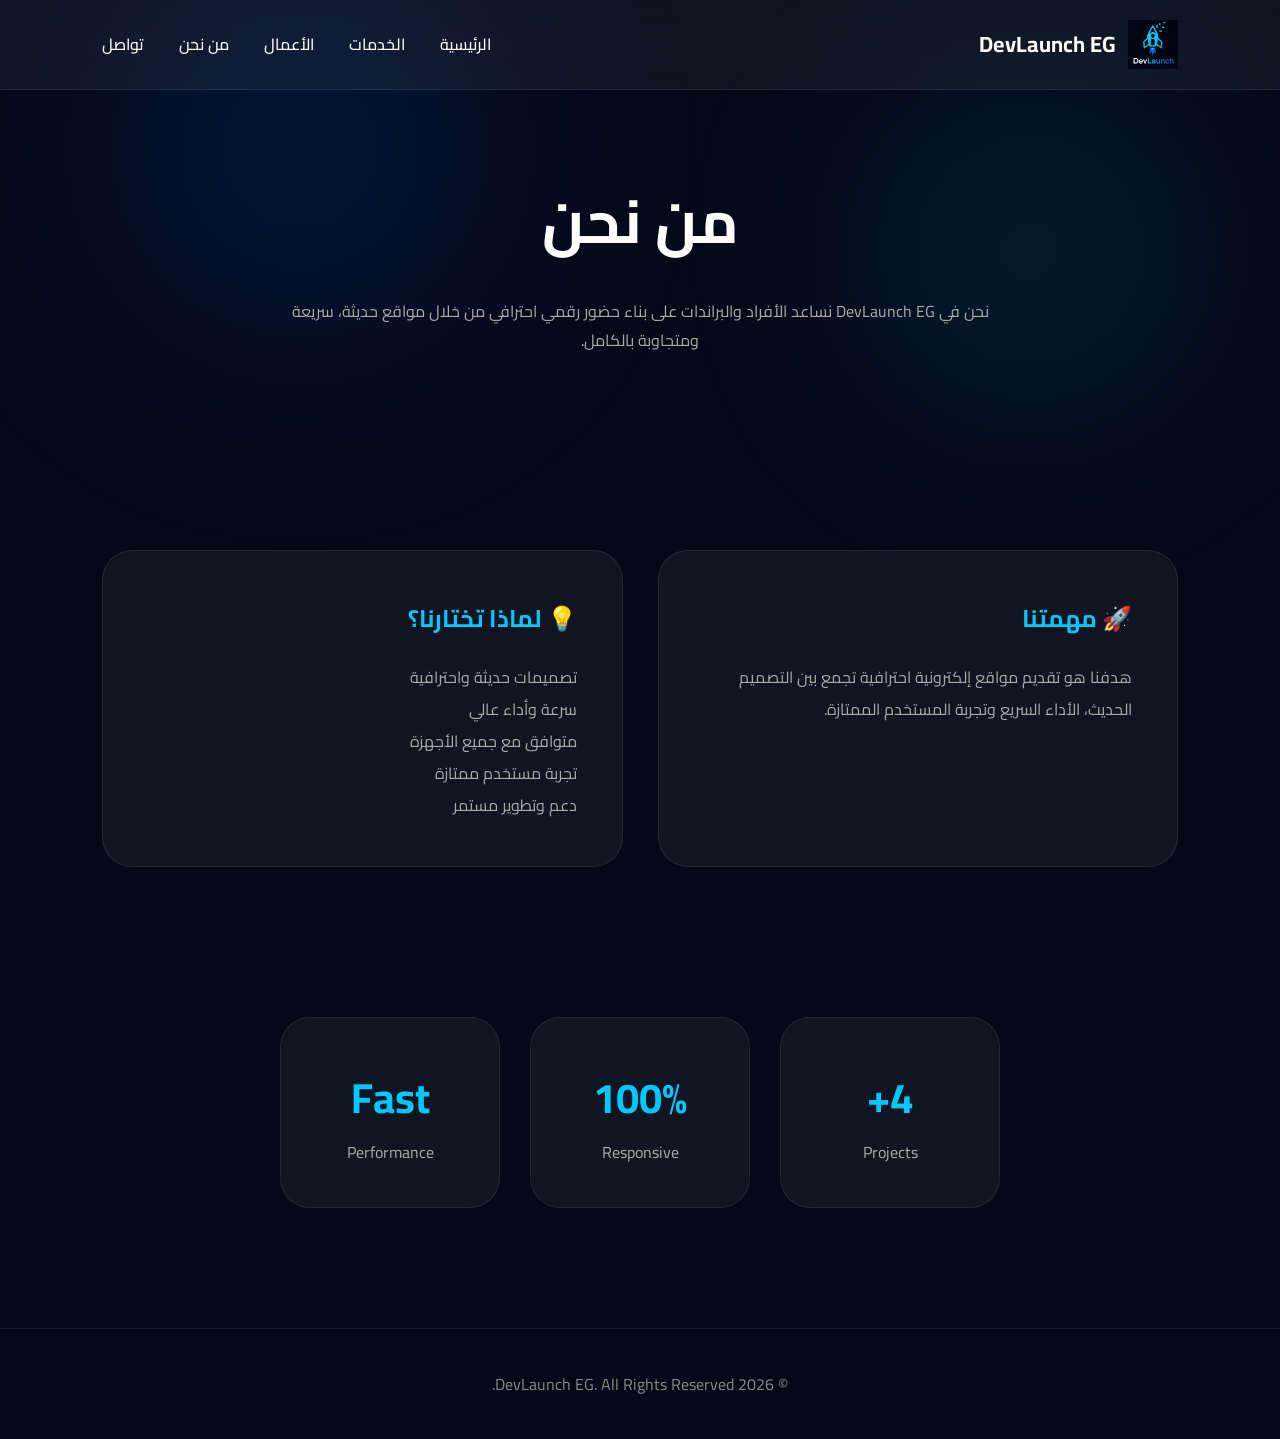
<file: about.html>
<!DOCTYPE html>
<html lang="ar" dir="rtl">

<head>
  <meta charset="UTF-8" />
  <meta name="viewport" content="width=device-width, initial-scale=1.0"/>

  <title>About | DevLaunch EG</title>

  <link rel="icon" type="image/png" href="logo.png">

  <link rel="stylesheet" href="style.css">

  <link href="https://fonts.googleapis.com/css2?family=Cairo:wght@300;400;500;600;700;800&display=swap" rel="stylesheet">

</head>

<body>

  <!-- Navbar -->
  <header class="navbar">

    <div class="logo">
      <img src="logo.png" alt="">
      <h2>DevLaunch EG</h2>
    </div>

    <nav>
      <ul>
        <li><a href="index.html">الرئيسية</a></li>
        <li><a href="services.html">الخدمات</a></li>
        <li><a href="projects.html">الأعمال</a></li>
        <li><a href="about.html">من نحن</a></li>
        <li><a href="contact.html">تواصل</a></li>
      </ul>
    </nav>

  </header>

  <!-- Hero -->
  <section class="page-hero">

    <div class="glow glow1"></div>
    <div class="glow glow2"></div>

    <h1>من نحن</h1>

    <p>
      نحن في DevLaunch EG نساعد الأفراد والبراندات
      على بناء حضور رقمي احترافي من خلال مواقع
      حديثة، سريعة ومتجاوبة بالكامل.
    </p>

  </section>

  <!-- About -->
  <section class="about-section">

    <div class="about-card">

      <h2>🚀 مهمتنا</h2>

      <p>
        هدفنا هو تقديم مواقع إلكترونية احترافية
        تجمع بين التصميم الحديث، الأداء السريع
        وتجربة المستخدم الممتازة.
      </p>

    </div>

    <div class="about-card">

      <h2>💡 لماذا تختارنا؟</h2>

      <ul>
        <li>تصميمات حديثة واحترافية</li>
        <li>سرعة وأداء عالي</li>
        <li>متوافق مع جميع الأجهزة</li>
        <li>تجربة مستخدم ممتازة</li>
        <li>دعم وتطوير مستمر</li>
      </ul>

    </div>

  </section>

  <!-- Stats -->
  <section class="stats">

    <div class="stat-box">
      <h2>4+</h2>
      <p>Projects</p>
    </div>

    <div class="stat-box">
      <h2>100%</h2>
      <p>Responsive</p>
    </div>

    <div class="stat-box">
      <h2>Fast</h2>
      <p>Performance</p>
    </div>

  </section>

  <footer>
    <p>© 2026 DevLaunch EG. All Rights Reserved.</p>
  </footer>

</body>
</html>
</file>
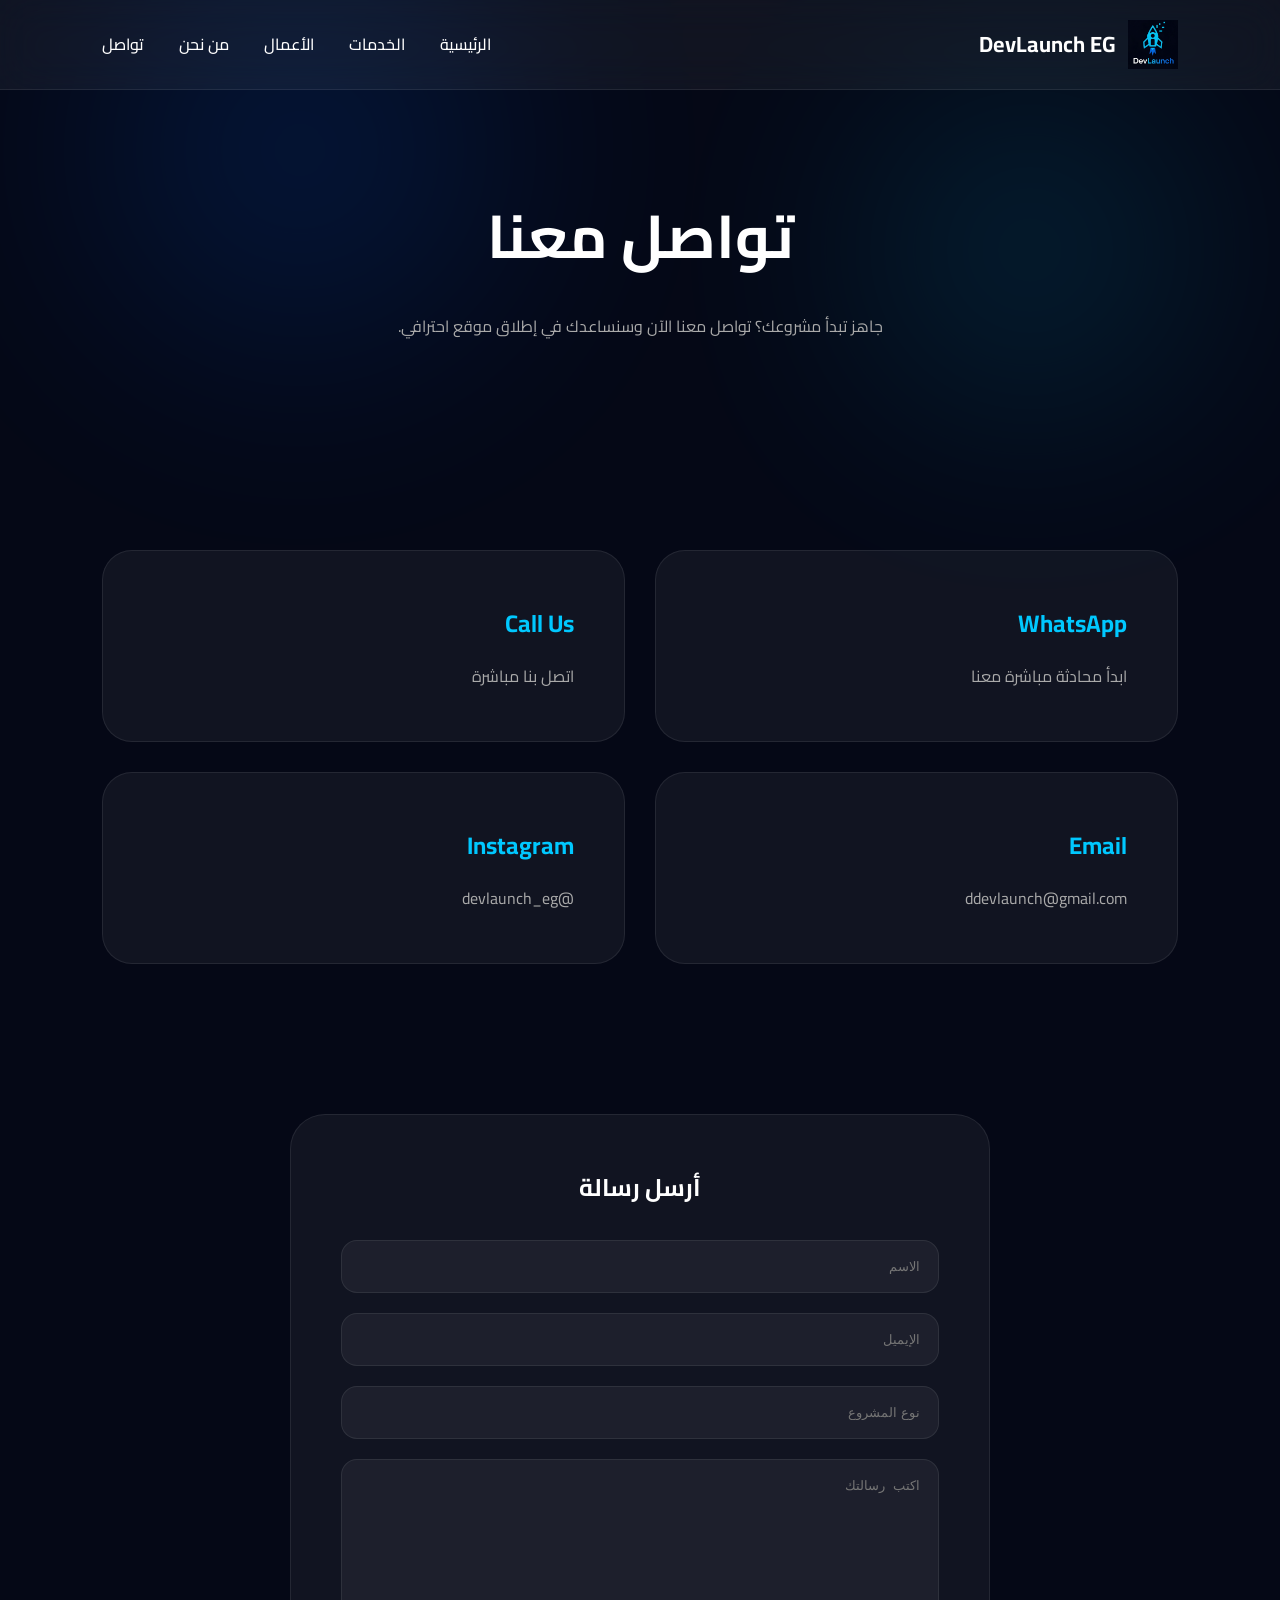
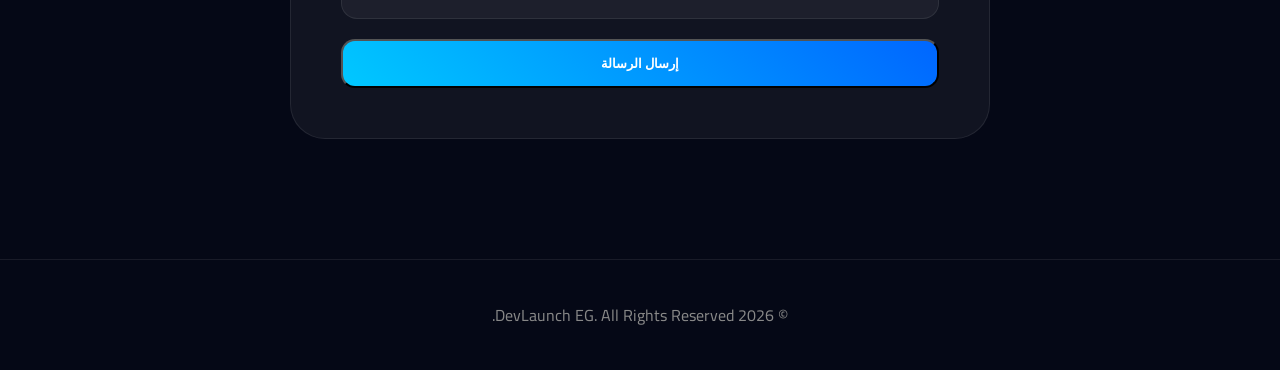
<file: contact.html>
<!DOCTYPE html>
<html lang="ar" dir="rtl">

<head>
  <meta charset="UTF-8" />
  <meta name="viewport" content="width=device-width, initial-scale=1.0"/>

  <title>Contact | DevLaunch EG</title>

  <link rel="icon" type="image/png" href="logo.png">

  <link rel="stylesheet" href="style.css">

  <link href="https://fonts.googleapis.com/css2?family=Cairo:wght@300;400;500;600;700;800&display=swap" rel="stylesheet">
</head>

<body>

  <!-- Navbar -->
  <header class="navbar">

    <div class="logo">
      <img src="logo.png" alt="">
      <h2>DevLaunch EG</h2>
    </div>

    <nav>
      <ul>
        <li><a href="index.html">الرئيسية</a></li>
        <li><a href="services.html">الخدمات</a></li>
        <li><a href="projects.html">الأعمال</a></li>
        <li><a href="about.html">من نحن</a></li>
        <li><a href="contact.html">تواصل</a></li>
      </ul>
    </nav>

  </header>

  <!-- Hero -->
  <section class="page-hero">

    <div class="glow glow1"></div>
    <div class="glow glow2"></div>

    <h1>تواصل معنا</h1>

    <p>
      جاهز تبدأ مشروعك؟ تواصل معنا الآن
      وسنساعدك في إطلاق موقع احترافي.
    </p>

  </section>

  <!-- Contact Cards -->
  <section class="contact-grid">

    <a href="https://wa.me/201114430072"
       target="_blank"
       class="contact-card">

      <h2>WhatsApp</h2>
      <p>ابدأ محادثة مباشرة معنا</p>

    </a>

    <a href="tel:01114430072"
       class="contact-card">

      <h2>Call Us</h2>
      <p>اتصل بنا مباشرة</p>

    </a>

    <a href="mailto:ddevlaunch@gmail.com"
       class="contact-card">

      <h2>Email</h2>
      <p>ddevlaunch@gmail.com</p>

    </a>

    <a href="https://www.instagram.com/devlaunch_eg/"
       target="_blank"
       class="contact-card">

      <h2>Instagram</h2>
      <p>@devlaunch_eg</p>

    </a>

  </section>

  <!-- Contact Form -->
  <section class="contact-form-section">

    <div class="contact-form">

      <h2>أرسل رسالة</h2>

      <form action="https://formsubmit.co/ddevlaunch@gmail.com"
            method="POST">

        <!-- Settings -->
        <input type="hidden"
               name="_captcha"
               value="false">

        <input type="hidden"
               name="_template"
               value="table">

        <input type="hidden"
               name="_subject"
               value="New Message From DevLaunch Website">

        <input type="hidden"
               name="_next"
               value="https://devlauncheg.github.io/home/contact.html">

        <!-- Inputs -->

        <input
          type="text"
          name="name"
          placeholder="الاسم"
          required
        >

        <input
          type="email"
          name="email"
          placeholder="الإيميل"
          required
        >

        <input
          type="text"
          name="project"
          placeholder="نوع المشروع"
        >

        <textarea
          name="message"
          placeholder="اكتب رسالتك"
          required
        ></textarea>

        <button
          type="submit"
          class="btn primary">

          إرسال الرسالة

        </button>

      </form>

    </div>

  </section>

  <footer>
    <p>© 2026 DevLaunch EG. All Rights Reserved.</p>
  </footer>

</body>
</html>
</file>
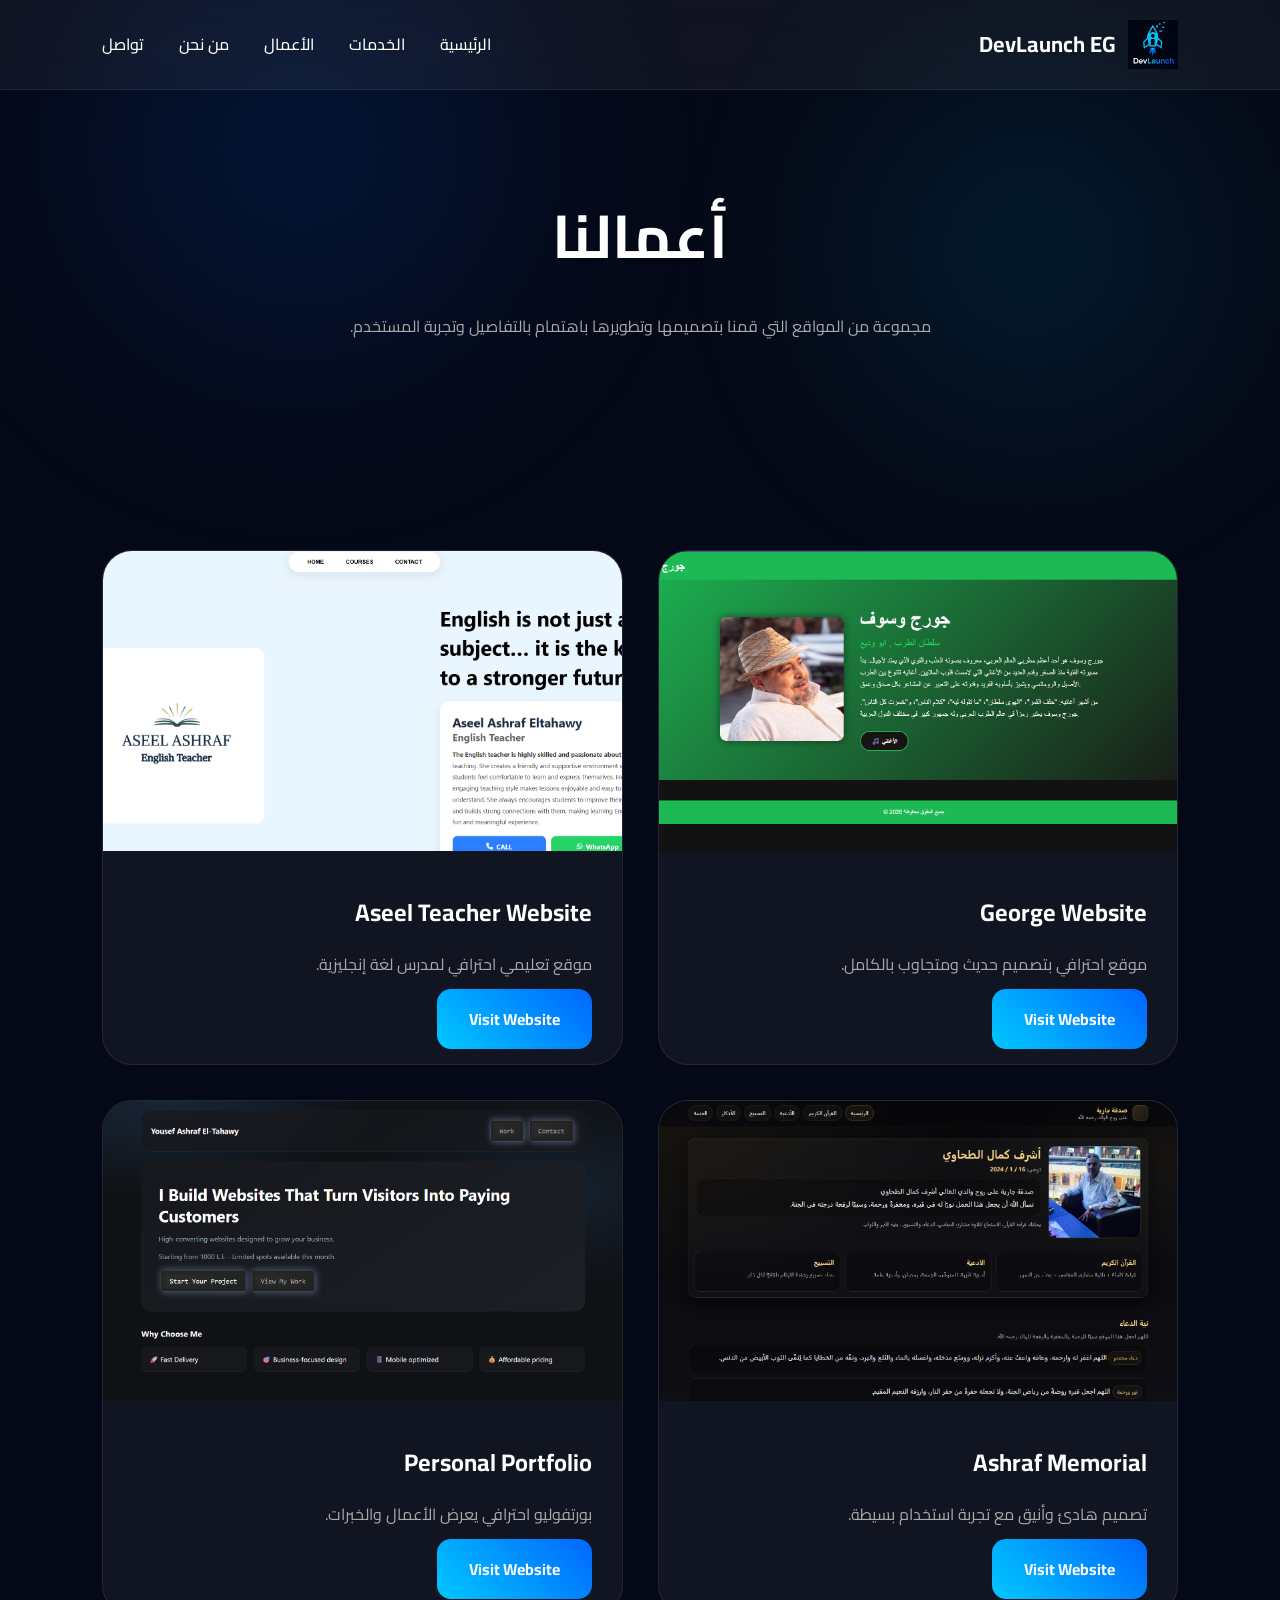
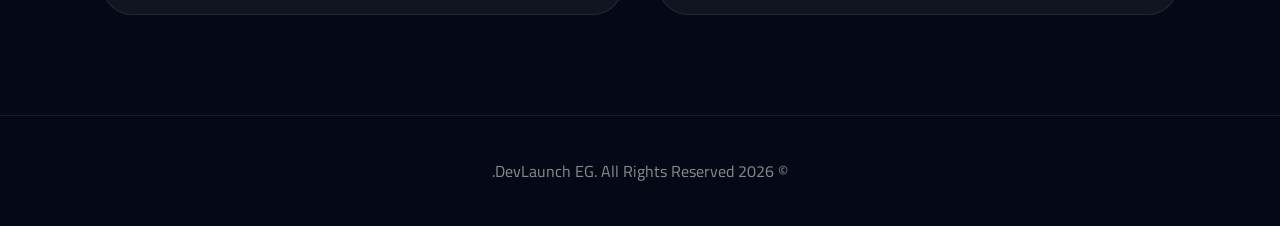
<file: projects.html>
<!DOCTYPE html>
<html lang="ar" dir="rtl">

<head>
  <meta charset="UTF-8" />
  <meta name="viewport" content="width=device-width, initial-scale=1.0"/>

  <title>Projects | DevLaunch EG</title>

  <link rel="icon" type="image/png" href="logo.png">

  <link rel="stylesheet" href="style.css">

  <link href="https://fonts.googleapis.com/css2?family=Cairo:wght@300;400;500;600;700;800&display=swap" rel="stylesheet">

</head>

<body>

  <!-- Navbar -->
  <header class="navbar">

    <div class="logo">
      <img src="logo.png" alt="">
      <h2>DevLaunch EG</h2>
    </div>

    <nav>
      <ul>
        <li><a href="index.html">الرئيسية</a></li>
        <li><a href="services.html">الخدمات</a></li>
        <li><a href="projects.html">الأعمال</a></li>
        <li><a href="about.html">من نحن</a></li>
        <li><a href="contact.html">تواصل</a></li>
      </ul>
    </nav>

  </header>

  <!-- Hero -->
  <section class="page-hero">

    <div class="glow glow1"></div>
    <div class="glow glow2"></div>

    <h1>أعمالنا</h1>

    <p>
      مجموعة من المواقع التي قمنا بتصميمها وتطويرها
      باهتمام بالتفاصيل وتجربة المستخدم.
    </p>

  </section>

  <!-- Projects -->
  <section class="projects">

    <!-- George -->
    <div class="project-card">

      <img src="george.png" alt="George Website">

      <div class="project-content">

        <h2>George Website</h2>

        <p>
          موقع احترافي بتصميم حديث ومتجاوب بالكامل.
        </p>

        <a href="https://yoyou458.github.io/george/"
           target="_blank"
           class="btn primary">
          Visit Website
        </a>

      </div>

    </div>

    <!-- Aseel -->
    <div class="project-card">

      <img src="aseel.png" alt="Aseel Website">

      <div class="project-content">

        <h2>Aseel Teacher Website</h2>

        <p>
          موقع تعليمي احترافي لمدرس لغة إنجليزية.
        </p>

        <a href="https://yoyou458.github.io/aseel/"
           target="_blank"
           class="btn primary">
          Visit Website
        </a>

      </div>

    </div>

    <!-- Ashraf -->
    <div class="project-card">

      <img src="ashraf.png" alt="Ashraf Website">

      <div class="project-content">

        <h2>Ashraf Memorial</h2>

        <p>
          تصميم هادئ وأنيق مع تجربة استخدام بسيطة.
        </p>

        <a href="https://yoyou458.github.io/Ashraf/"
           target="_blank"
           class="btn primary">
          Visit Website
        </a>

      </div>

    </div>

    <!-- Yousef -->
    <div class="project-card">

      <img src="yousef.png" alt="Portfolio">

      <div class="project-content">

        <h2>Personal Portfolio</h2>

        <p>
          بورتفوليو احترافي يعرض الأعمال والخبرات.
        </p>

        <a href="https://yoyou458.github.io/yousef/"
           target="_blank"
           class="btn primary">
          Visit Website
        </a>

      </div>

    </div>

  </section>

  <footer>
    <p>© 2026 DevLaunch EG. All Rights Reserved.</p>
  </footer>

</body>
</html>
</file>
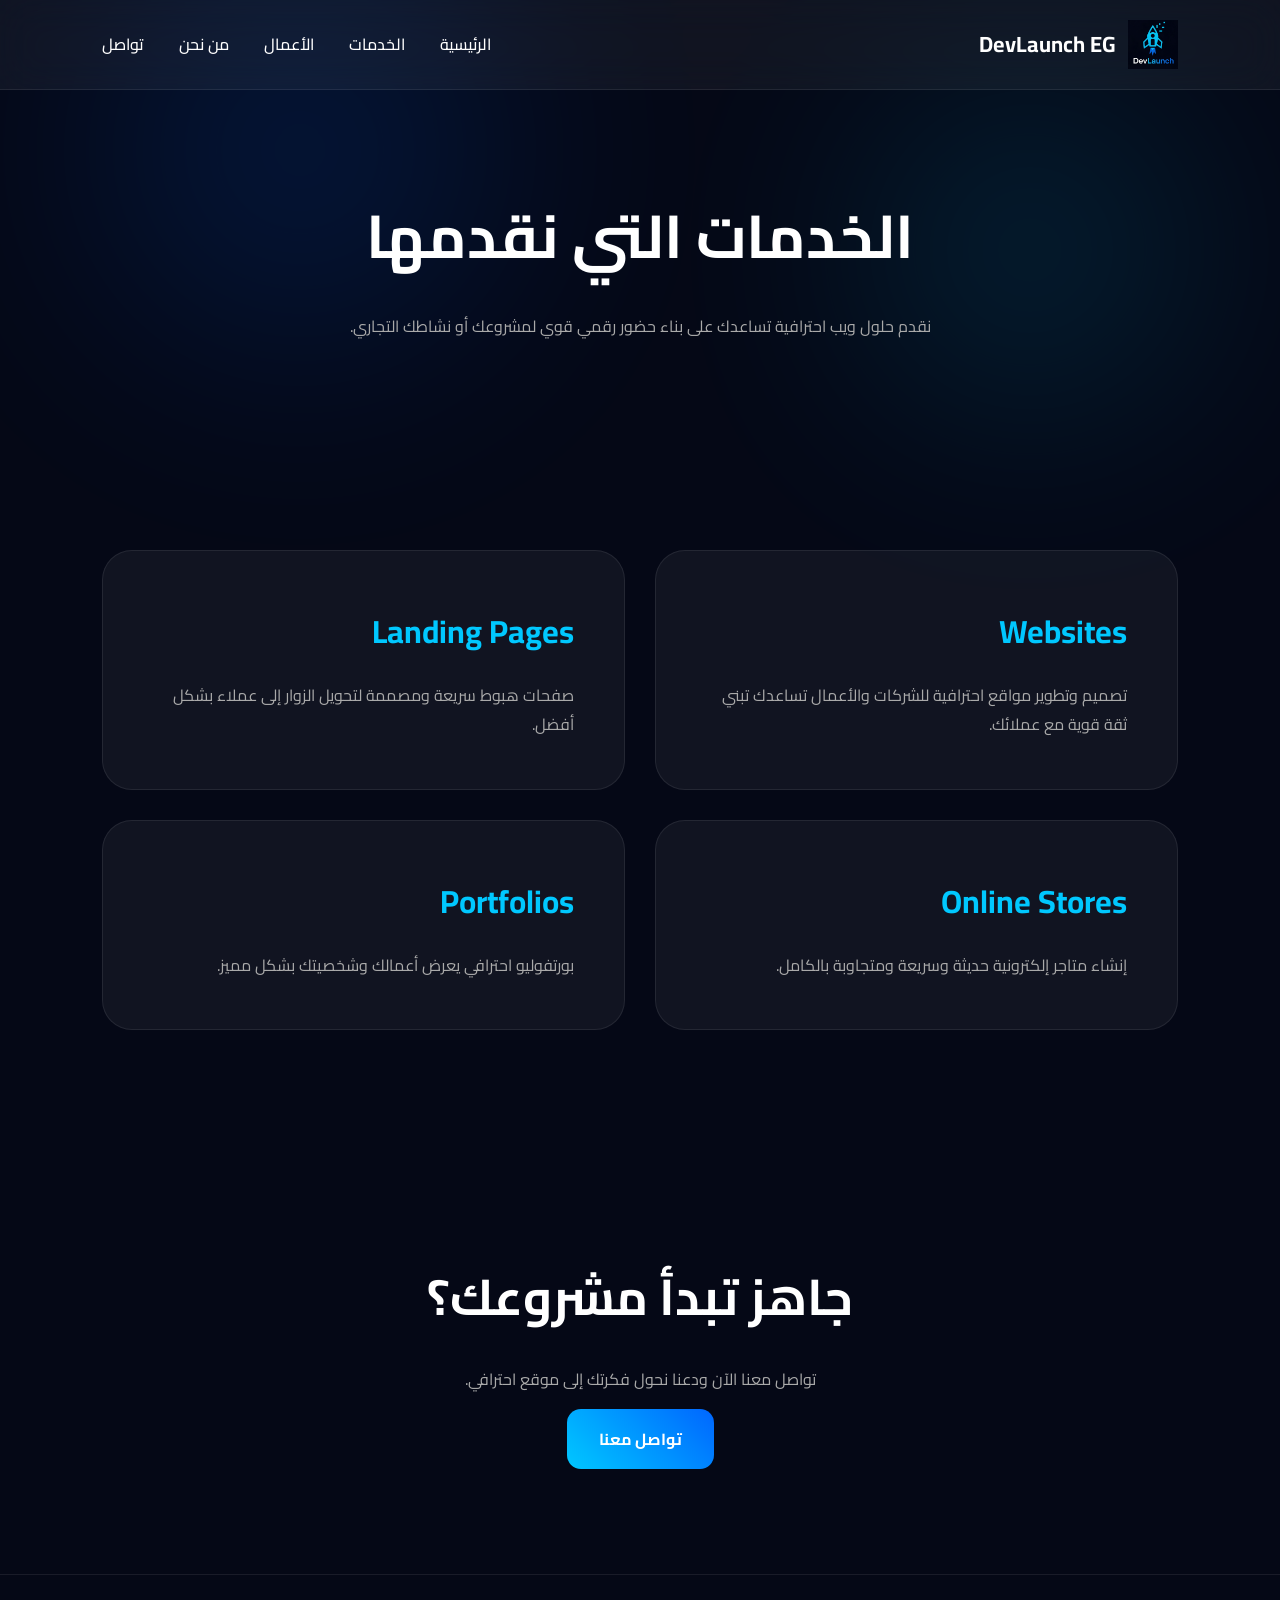
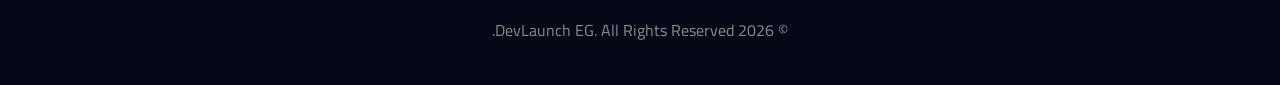
<file: services.html>
<!DOCTYPE html>
<html lang="ar" dir="rtl">

<head>
  <meta charset="UTF-8" />
  <meta name="viewport" content="width=device-width, initial-scale=1.0"/>

  <title>Services | DevLaunch EG</title>

  <link rel="icon" type="image/png" href="logo.png">

  <link rel="stylesheet" href="style.css" />

  <link href="https://fonts.googleapis.com/css2?family=Cairo:wght@300;400;500;600;700;800&display=swap" rel="stylesheet">

</head>

<body>

  <!-- Navbar -->
  <header class="navbar">

    <div class="logo">
      <img src="logo.png" alt="">
      <h2>DevLaunch EG</h2>
    </div>

    <nav>
      <ul>
        <li><a href="index.html">الرئيسية</a></li>
        <li><a href="services.html">الخدمات</a></li>
        <li><a href="projects.html">الأعمال</a></li>
        <li><a href="about.html">من نحن</a></li>
        <li><a href="contact.html">تواصل</a></li>
      </ul>
    </nav>

  </header>

  <!-- Hero -->
  <section class="page-hero">

    <div class="glow glow1"></div>
    <div class="glow glow2"></div>

    <h1>الخدمات التي نقدمها</h1>

    <p>
      نقدم حلول ويب احترافية تساعدك على بناء
      حضور رقمي قوي لمشروعك أو نشاطك التجاري.
    </p>

  </section>

  <!-- Services -->
  <section class="services-page">

    <div class="service-box">

      <h2>Websites</h2>

      <p>
        تصميم وتطوير مواقع احترافية للشركات
        والأعمال تساعدك تبني ثقة قوية مع عملائك.
      </p>

    </div>

    <div class="service-box">

      <h2>Landing Pages</h2>

      <p>
        صفحات هبوط سريعة ومصممة لتحويل
        الزوار إلى عملاء بشكل أفضل.
      </p>

    </div>

    <div class="service-box">

      <h2>Online Stores</h2>

      <p>
        إنشاء متاجر إلكترونية حديثة
        وسريعة ومتجاوبة بالكامل.
      </p>

    </div>

    <div class="service-box">

      <h2>Portfolios</h2>

      <p>
        بورتفوليو احترافي يعرض أعمالك
        وشخصيتك بشكل مميز.
      </p>

    </div>

  </section>

  <!-- CTA -->
  <section class="cta">

    <h2>جاهز تبدأ مشروعك؟</h2>

    <p>
      تواصل معنا الآن ودعنا نحول فكرتك إلى موقع احترافي.
    </p>

    <a href="contact.html" class="btn primary">
      تواصل معنا
    </a>

  </section>

  <footer>
    <p>© 2026 DevLaunch EG. All Rights Reserved.</p>
  </footer>

</body>
</html>
</file>
<file: style.css>
/* Reset */

* {
  margin: 0;
  padding: 0;
  box-sizing: border-box;
}

html {
  scroll-behavior: smooth;
}

body {
  font-family: "Cairo", sans-serif;
  background: #050816;
  color: white;
  overflow-x: hidden;
}

/* Background Glow */

.glow {
  position: absolute;
  border-radius: 50%;
  filter: blur(120px);
  z-index: -1;
}

.glow1 {
  width: 300px;
  height: 300px;
  background: #00c8ff;
  top: 100px;
  right: 100px;
  opacity: 0.15;
}

.glow2 {
  width: 400px;
  height: 400px;
  background: #0066ff;
  bottom: 100px;
  left: 100px;
  opacity: 0.15;
}

/* Navbar */

.navbar {
  width: 100%;
  padding: 20px 8%;
  display: flex;
  justify-content: space-between;
  align-items: center;

  position: fixed;
  top: 0;
  z-index: 999;

  background: rgba(255,255,255,0.05);
  backdrop-filter: blur(20px);

  border-bottom: 1px solid rgba(255,255,255,0.08);
}

.logo {
  display: flex;
  align-items: center;
  gap: 12px;
}

.logo img {
  width: 50px;
}

.logo h2 {
  font-size: 22px;
}

nav ul {
  display: flex;
  list-style: none;
  gap: 35px;
}

nav ul li a {
  color: white;
  text-decoration: none;
  transition: 0.3s;
  font-weight: 500;
}

nav ul li a:hover {
  color: #00c8ff;
}

/* Hero */

.hero {
  min-height: 100vh;

  display: flex;
  justify-content: space-between;
  align-items: center;

  padding: 140px 8%;
  position: relative;
}

.hero-content {
  max-width: 600px;
}

.tag {
  display: inline-block;
  padding: 10px 20px;
  border-radius: 999px;

  background: rgba(0,200,255,0.1);
  border: 1px solid rgba(0,200,255,0.2);

  color: #00c8ff;
  margin-bottom: 25px;
}

.hero h1 {
  font-size: 65px;
  line-height: 1.2;
  margin-bottom: 25px;
}

.hero p {
  color: #a1a1aa;
  line-height: 1.8;
  font-size: 18px;
  margin-bottom: 35px;
}

/* Buttons */

.hero-buttons {
  display: flex;
  gap: 20px;
}

.btn {
  padding: 15px 32px;
  border-radius: 14px;
  text-decoration: none;
  font-weight: bold;
  transition: 0.4s;
}

.primary {
  background: linear-gradient(
    45deg,
    #00c8ff,
    #0066ff
  );

  color: white;
}

.primary:hover {
  transform: translateY(-5px);
  box-shadow: 0 0 30px rgba(0,200,255,0.4);
}

.secondary {
  border: 1px solid rgba(255,255,255,0.1);
  color: white;
}

.secondary:hover {
  background: rgba(255,255,255,0.08);
}

/* Hero Cards */

.hero-image {
  display: flex;
  flex-direction: column;
  gap: 20px;
}

.card {
  width: 280px;
  padding: 40px;

  background: rgba(255,255,255,0.05);

  border: 1px solid rgba(255,255,255,0.1);

  backdrop-filter: blur(20px);

  border-radius: 30px;

  text-align: center;
}

.card h3 {
  color: #00c8ff;
}

/* Floating Animation */

.floating {
  animation: float 4s ease-in-out infinite;
}

.delay {
  animation-delay: 1.5s;
}

@keyframes float {

  0% {
    transform: translateY(0px);
  }

  50% {
    transform: translateY(-15px);
  }

  100% {
    transform: translateY(0px);
  }
}

/* Services */

.services-preview {
  padding: 120px 8%;
  text-align: center;
}

.services-preview h2 {
  font-size: 42px;
  margin-bottom: 60px;
}

.services-grid {
  display: grid;
  grid-template-columns: repeat(4,1fr);
  gap: 30px;
}

.service-card {
  background: rgba(255,255,255,0.05);
  padding: 35px;
  border-radius: 25px;

  border: 1px solid rgba(255,255,255,0.08);

  transition: 0.4s;
}

.service-card:hover {
  transform: translateY(-10px);
  border-color: #00c8ff;
}

.service-card h3 {
  margin-bottom: 15px;
  color: #00c8ff;
}

.service-card p {
  color: #aaa;
}

/* CTA */

.cta {
  padding: 120px 8%;
  text-align: center;
}

.cta h2 {
  font-size: 50px;
  margin-bottom: 20px;
}

.cta p {
  color: #aaa;
  margin-bottom: 30px;
}

/* Footer */

footer {
  padding: 40px;
  text-align: center;
  border-top: 1px solid rgba(255,255,255,0.08);
}

footer p {
  color: #888;
}

/* Responsive */

@media(max-width: 1000px) {

  .hero {
    flex-direction: column;
    text-align: center;
    gap: 50px;
  }

  .hero-buttons {
    justify-content: center;
  }

  .services-grid {
    grid-template-columns: repeat(2,1fr);
  }

}

@media(max-width: 700px) {

  nav {
    display: none;
  }

  .hero h1 {
    font-size: 42px;
  }

  .services-grid {
    grid-template-columns: 1fr;
  }

}
/* Page Hero */

.page-hero {
  min-height: 50vh;
  display: flex;
  flex-direction: column;
  justify-content: center;
  align-items: center;

  text-align: center;
  padding: 150px 8% 80px;

  position: relative;
}

.page-hero h1 {
  font-size: 60px;
  margin-bottom: 20px;
}

.page-hero p {
  color: #aaa;
  max-width: 700px;
  line-height: 1.8;
}

/* Services Page */

.services-page {
  padding: 100px 8%;

  display: grid;
  grid-template-columns: repeat(2,1fr);

  gap: 30px;
}

.service-box {
  background: rgba(255,255,255,0.05);

  border: 1px solid rgba(255,255,255,0.08);

  border-radius: 30px;

  padding: 50px;

  transition: .4s;
}

.service-box:hover {
  transform: translateY(-10px);
  border-color: #00c8ff;
}

.service-box h2 {
  color: #00c8ff;
  margin-bottom: 20px;
  font-size: 32px;
}

.service-box p {
  color: #aaa;
  line-height: 1.8;
}

/* Responsive */

@media(max-width: 700px){

  .services-page {
    grid-template-columns: 1fr;
  }

  .page-hero h1 {
    font-size: 42px;
  }

}
/* Projects */

.projects {
  padding: 100px 8%;

  display: grid;
  grid-template-columns: repeat(2,1fr);

  gap: 35px;
}

.project-card {
  background: rgba(255,255,255,0.05);

  border: 1px solid rgba(255,255,255,0.08);

  border-radius: 30px;

  overflow: hidden;

  transition: .4s;
}

.project-card:hover {
  transform: translateY(-10px);
  border-color: #00c8ff;
}

.project-card img {
  width: 100%;
  height: 300px;
  object-fit: cover;
}

.project-content {
  padding: 30px;
}

.project-content h2 {
  margin-bottom: 15px;
}

.project-content p {
  color: #aaa;
  line-height: 1.8;
  margin-bottom: 25px;
}

/* Mobile */

@media(max-width: 900px){

  .projects {
    grid-template-columns: 1fr;
  }

}
/* About */

.about-section {
  padding: 100px 8%;

  display: grid;
  grid-template-columns: repeat(2,1fr);

  gap: 35px;
}

.about-card {
  background: rgba(255,255,255,0.05);

  border: 1px solid rgba(255,255,255,0.08);

  border-radius: 30px;

  padding: 45px;

  transition: .4s;
}

.about-card:hover {
  transform: translateY(-10px);
  border-color: #00c8ff;
}

.about-card h2 {
  margin-bottom: 20px;
  color: #00c8ff;
}

.about-card p,
.about-card li {
  color: #aaa;
  line-height: 2;
}

.about-card ul {
  list-style: none;
}

/* Stats */

.stats {
  padding: 50px 8% 120px;

  display: flex;
  justify-content: center;
  gap: 30px;
  flex-wrap: wrap;
}

.stat-box {
  width: 220px;

  background: rgba(255,255,255,0.05);

  border: 1px solid rgba(255,255,255,0.08);

  border-radius: 30px;

  padding: 40px;
  text-align: center;
}

.stat-box h2 {
  font-size: 42px;
  color: #00c8ff;
}

.stat-box p {
  color: #aaa;
}

/* Mobile */

@media(max-width:900px){

  .about-section {
    grid-template-columns: 1fr;
  }

}
/* Contact */

.contact-grid {
  padding: 100px 8%;

  display: grid;
  grid-template-columns: repeat(2,1fr);

  gap: 30px;
}

.contact-card {
  background: rgba(255,255,255,0.05);

  border: 1px solid rgba(255,255,255,0.08);

  border-radius: 30px;

  padding: 50px;

  text-decoration: none;
  color: white;

  transition: .4s;
}

.contact-card:hover {
  transform: translateY(-10px);
  border-color: #00c8ff;
}

.contact-card h2 {
  margin-bottom: 15px;
  color: #00c8ff;
}

.contact-card p {
  color: #aaa;
}

/* Contact Form */

.contact-form-section {
  padding: 50px 8% 120px;

  display: flex;
  justify-content: center;
}

.contact-form {
  width: 100%;
  max-width: 700px;

  background: rgba(255,255,255,0.05);

  border: 1px solid rgba(255,255,255,0.08);

  border-radius: 35px;

  padding: 50px;
}

.contact-form h2 {
  margin-bottom: 30px;
  text-align: center;
}

.contact-form form {
  display: flex;
  flex-direction: column;
  gap: 20px;
}

.contact-form input,
.contact-form textarea {
  background: rgba(255,255,255,0.05);

  border: 1px solid rgba(255,255,255,0.08);

  border-radius: 16px;

  padding: 18px;
  color: white;

  outline: none;
}

.contact-form textarea {
  height: 160px;
  resize: none;
}

.contact-form input:focus,
.contact-form textarea:focus {
  border-color: #00c8ff;
}

/* Mobile */

@media(max-width:900px){

  .contact-grid {
    grid-template-columns: 1fr;
  }

}
</file>
